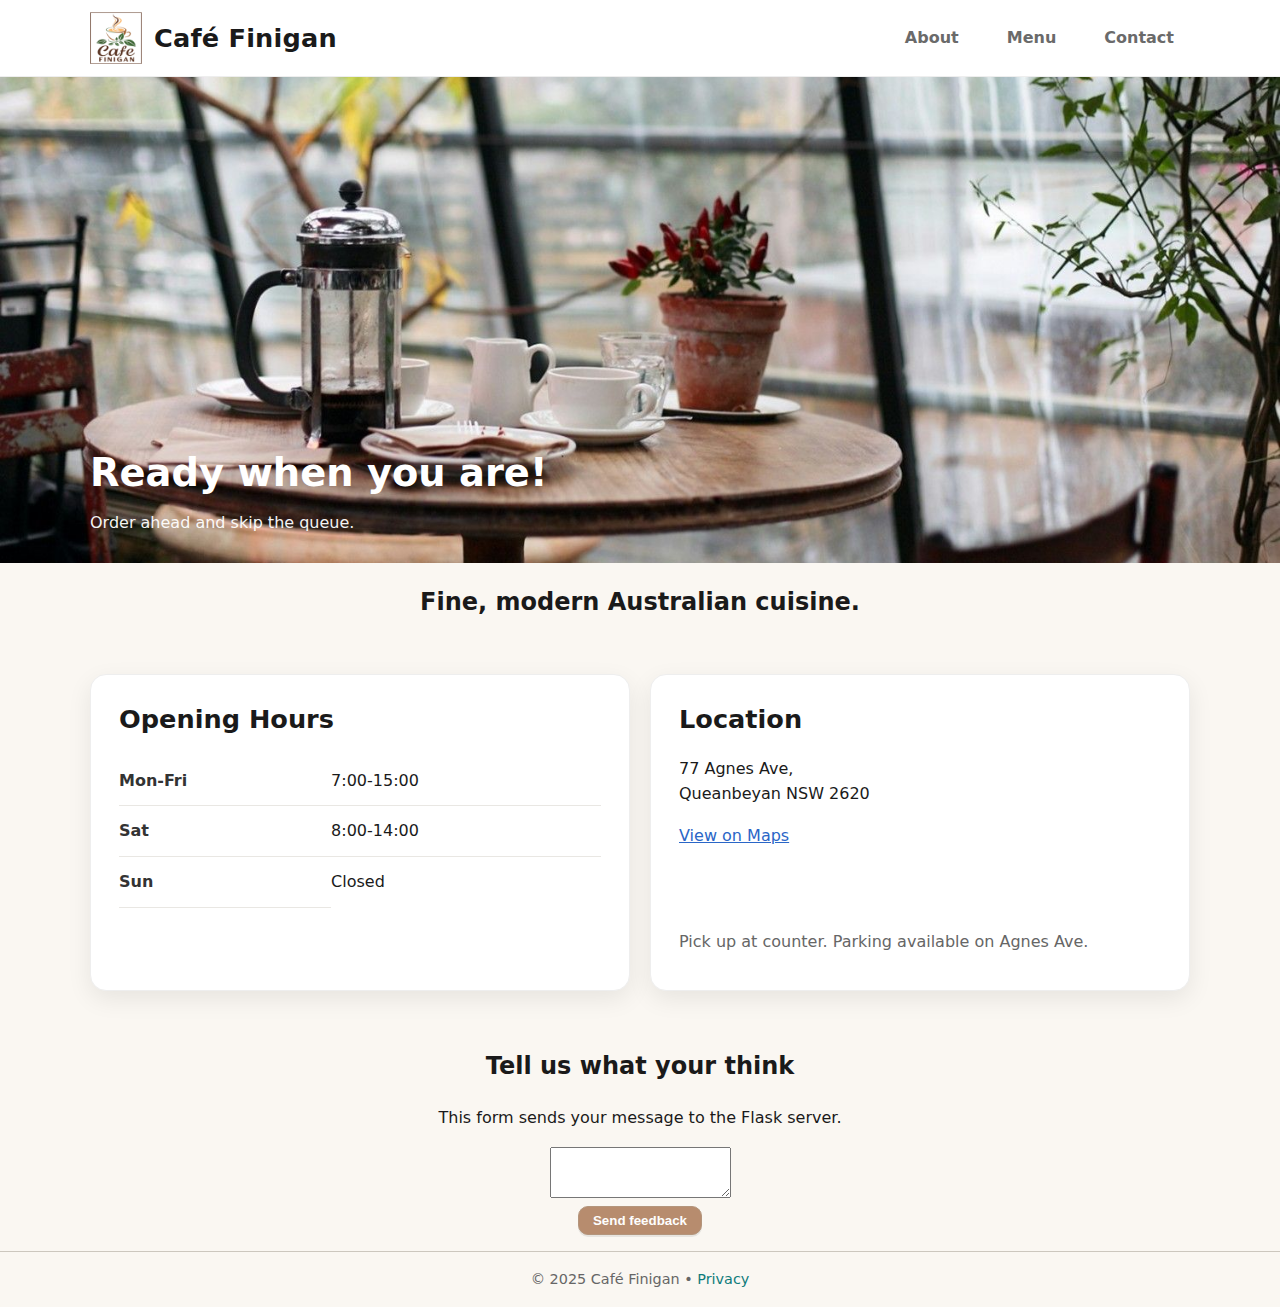
<file: templates/index.html>
<!DOCTYPE html>
<html lang="en">
<head>
    <meta charset="UTF-8">
    <meta name="viewport" content="width=device-width, initial-scale=1.0">
    <link rel="stylesheet" href="../static/style.css">
    <title>Café Finigan - Pre-order Lunch Online</title>
    <meta name="description" content="order food and drinks from Café Finigan in advance. Browse the menu and pick up your order at your chosen time">
    <meta name="keywords" content="cafê, food, school lunch, pre-order, Café Finigan">
    <meta name="author" content="Henry Adamson">
    <link rel="icon" href="../static/images/logo.png" type="image/png">
</head>
<body>
    <!-- ----------- Header and Navigation ----------- -->
    <header class="site-header">
        <div class="container header-inner">

            <!-- -------- Brand Selection (Logo and Name) --------- -->
             <div class="brand">
                <img src="../static/images/logo.png" alt="Café Finigan Logo" class="logo">
                <span class="brand-name">Café Finigan</span>
             </div>

            <!-- -------- Navigation Menu) --------- -->
             <nav aria-label="Primary">
                <ul class="nav-list">
                    <li><a href="#">About</a></li>
                    <li><a href="menu.html">Menu</a></li>
                    <li><a href="#">Contact</a></li>
                </ul>
             </nav>
        </div>
    </header>
    <!-- ----------- Hero Section ----------- -->
    <section class="hero">
        <img src="../static/images/hero.jpg" alt="Café table with coffee and plants">
        <div class="hero-overlay container">
            <h1>Ready when you are!</h1>
            <p class="lead">Order ahead and skip the queue.</p>
        </div>
    </section>
    <!-- ----------- Tagline Section ----------- -->
    <section class="tagline">
       <div class="container">
           <h2>Fine, modern Australian cuisine.</h2>
       </div>
    </section>

    <!-- ----------- Main Content: Containers & Cards ----------- -->
    <main class="container">
        <section class="cards grid">
            <article class="card">
                <h2>Opening Hours</h2>
                <table class="hours">
                    <tr><th>Mon-Fri</th><td>7:00-15:00</td></tr>
                    <tr><th>Sat</th><td>8:00-14:00</td></tr>
                    <tr><th>Sun</th><td>Closed</td></tr>
                </table>
            </article>

            <article class="card">
                <h2>Location</h2>
                <p>77 Agnes Ave,<br>Queanbeyan NSW 2620</p>
                <p><a href="https://maps.app.goo.gl/scVkD8QmyMTWA83HA" target="_blank" rel="noopener">View on Maps</a></p>
                <p class="note">Pick up at counter. Parking available on Agnes Ave.</p>
            </article>
        </section>
    </main>

    <!-- ----------- Adding feedback ----------- -->
     <section class="container" style="text-align: center; margin-top: 1.5rem;">
        <h2>Tell us what your think</h2>
        <p class="note">This form sends your message to the Flask server.</p>

        <form id="feedback-form" style="max-width: 400px; margin: 0 auto;">
            <textarea name="feedback" id="feedback-message" rows="3" required></textarea><br>
            <button type="submit" class="add-btn">Send feedback</button>
        </form>

        <p id="feedback-response" class="note" style="margin-top: 0.5rem;"></p>
     </section>
    <!-- ----------- Footer Section ----------- -->
    <footer class="site-footer">
        <div class="container">
            © 2025 Café Finigan • <a href="#">Privacy</a>
        </div>
    </footer>
</body>
</html>
</file>
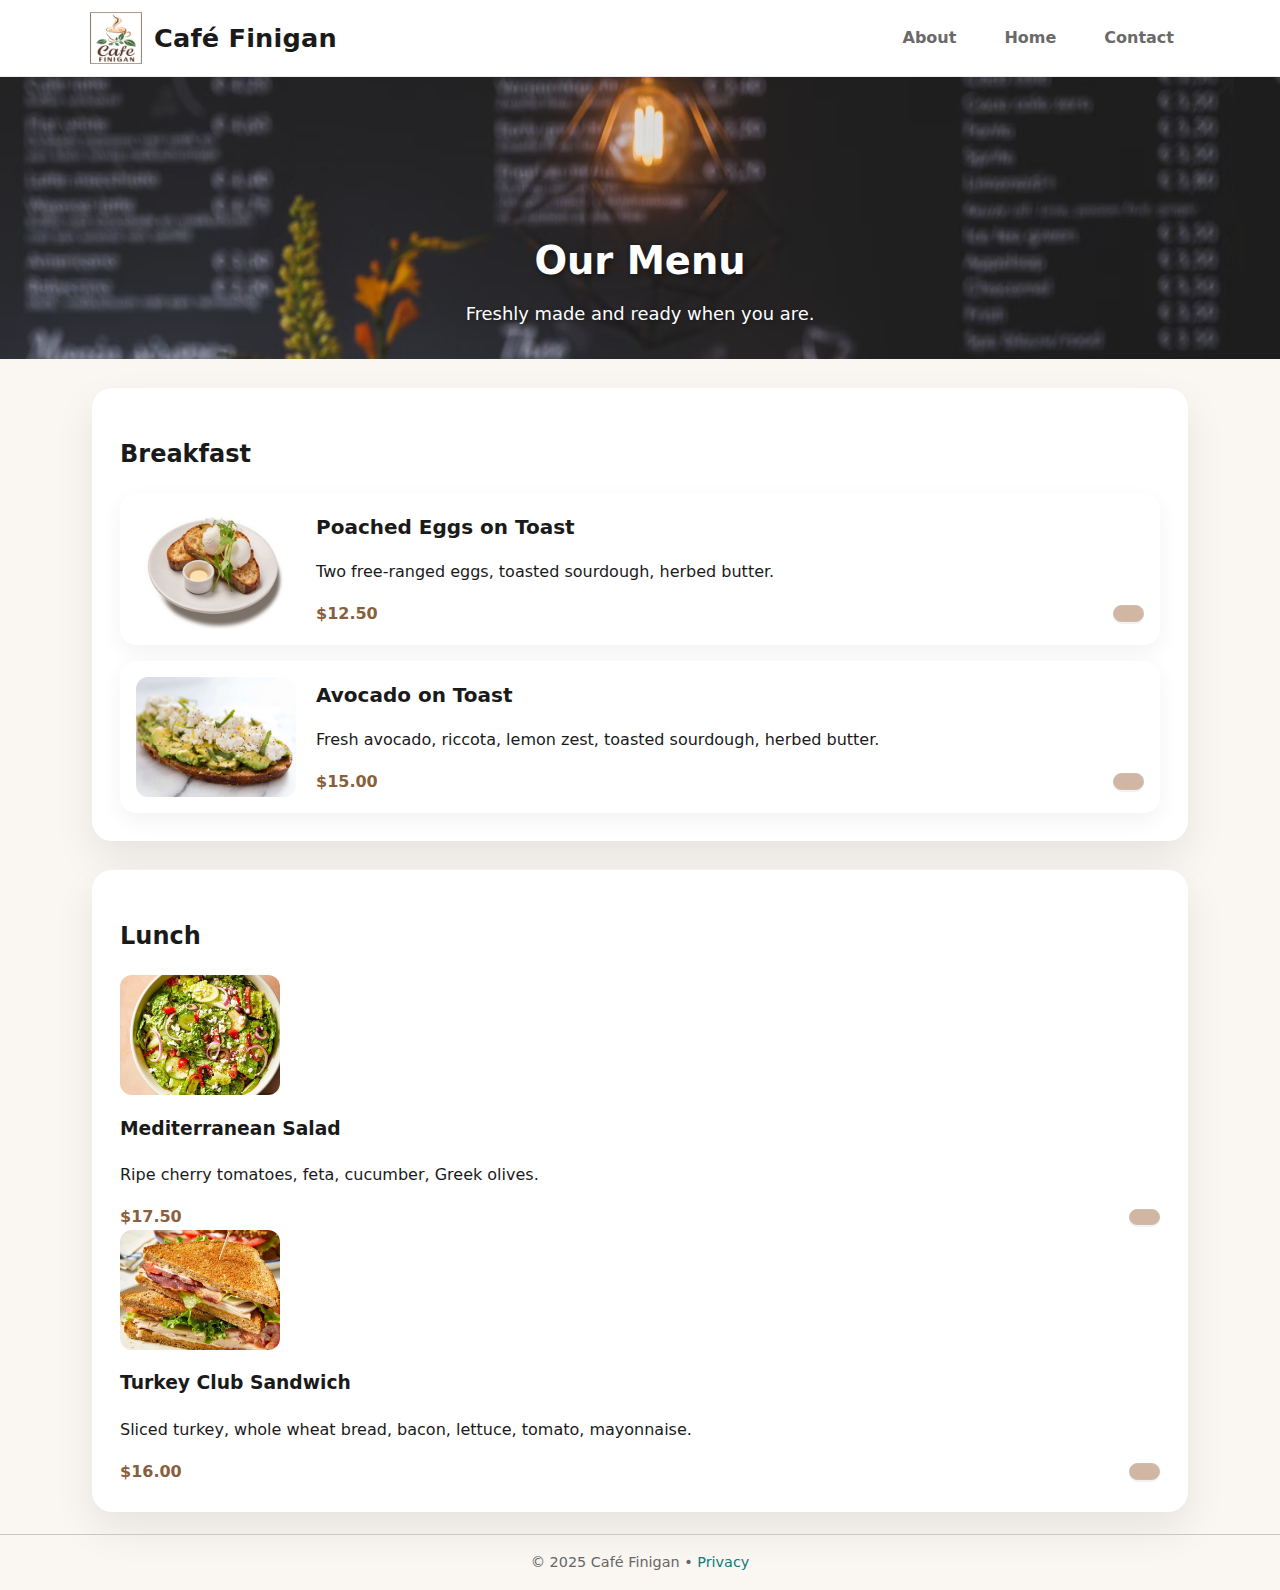
<file: templates/menu.html>
<!DOCTYPE html>
<html lang="en">
<head>
    <meta charset="UTF-8">
    <meta name="viewport" content="width=device-width, initial-scale=1.0">
    <link rel="stylesheet" href="../static/style.css">
    <title>Café Finigan - Menu</title>
    <meta name="description" content="Browse the Café Finigan breakfast, lunch, and drinks menu. Add items to your pre-order and collect them at your chosen time.">
    <meta name="keywords" content="Cafe Finigan menu, menu, breakfast, lunch, drinks, pre-order">
    <meta name="author" content="Henry Adamson, Finigan">
    <link rel="icon" href="../static/images/logo.png" type="image/png">
</head>
<body>
    <!-- ----------- Header and Navigation ----------- -->
    <header class="site-header">
        <div class="container header-inner">

            <!-- -------- Brand Selection (Logo and Name) --------- -->
             <div class="brand">
                <img src="../static/images/logo.png" alt="Café Finigan Logo" class="logo">
                <span class="brand-name">Café Finigan</span>
             </div>

            <!-- -------- Navigation Menu) --------- -->
             <nav aria-label="Primary">
                <ul class="nav-list">
                    <li><a href="#">About</a></li>
                    <li><a href="index.html">Home</a></li>
                    <li><a href="#">Contact</a></li>
                </ul>
             </nav>
        </div>
    </header>

    <!-- ---------- Menu Banner ---------- -->
    <section class="menu-banner">
        <img src="../static/images/menu-banner.jpg" alt="Café Finigan Menu artwork">

        <div class="banner-text container">
            <h1>Our Menu</h1>
            <p class="lead">Freshly made and ready when you are.</p>
        </div>
    </section>

    <!-- ---------- Menu Card Section ---------- -->
    <section class="menu-section" id="breakfast">
        <div class="container">

            <!-- Menu card holds the Breakfast items -->
            <div class="menu-card">
                <h2>Breakfast</h2>

                <!------------ One menu item ------------>
                <article class="menu-item">
                    <div class="menu-thumb">
                        <img src="../static/images/eggs.jpg" alt="Poached Eggs on Toast">
                    </div>

                    <div class="menu-info">
                        <h3>Poached Eggs on Toast</h3>
                        <p class="desc">Two free-ranged eggs, toasted sourdough, herbed butter.</p>

                        <!-- Price and Add button on the same line -->
                        <div class="menu-actions">
                            <span class="price">$12.50</span>
                            <button class="add-btn" disabled></button>
                        </div>
                    </div>
                </article>

                <!------------ Another menu item ------------>
                <article class="menu-item">
                    <div class="menu-thumb">
                        <img src="../static/images/avocadoToast.jpg" alt="Avocado on Toast">
                    </div>

                    <div class="menu-info">
                        <h3>Avocado on Toast</h3>
                        <p class="desc">Fresh avocado, riccota, lemon zest, toasted sourdough, herbed butter.</p>

                        <!-- Price and Add button on the same line -->
                        <div class="menu-actions">
                            <span class="price">$15.00</span>
                            <button class="add-btn" disabled></button>
                        </div>
                    </div>
                </article>
            
            </div>
        </div>
    <section class="menu-section" id="lunch">
        <div class="container">

            <div class="menu-card">
                <h2>Lunch</h2>
                <!------------ One menu item ------------>
                <article class="menu-class">
                    <div class="menu-thumb">
                        <img src="../static/images/mediterraneanSalad.jpg" alt="Mediterranean-styled Salad">
                    </div>

                    <div class="menu-info">
                        <h3>Mediterranean Salad</h3>
                        <p class="desc">Ripe cherry tomatoes, feta, cucumber, Greek olives. </p>

                        <!-- Price and Add button on the same line -->
                         <div class="menu-actions">
                            <span class="price">$17.50</span>
                            <button class="add-btn" disabled></button>
                         </div>
                    </div>
                </article>

                <!------------ Another menu item ------------>
                <article class="menu-class">
                    <div class="menu-thumb">
                        <img src="../static/images/turkeyClubSandwich.jpg" alt="Turkey Club Sandwich">
                    </div>

                    <div class="menu-info">
                        <h3>Turkey Club Sandwich</h3>
                        <p class="desc">Sliced turkey, whole wheat bread, bacon, lettuce, tomato, mayonnaise.</p>

                        <!-- Price and Add button on the same line -->
                         <div class="menu-actions">
                            <span class="price">$16.00</span>
                            <button class="add-btn" disabled></button>
                         </div>
                    </div>
                </article>
            </div>
        </div>
    </section>
    </section>

    <!-- ----------- Footer Section ----------- -->
    <footer class="site-footer">
        <div class="container">
            © 2025 Café Finigan • <a href="#">Privacy</a>
        </div>
    </footer>
</body>
</html>
</file>
<file: static/style.css>
/* =====================================================

   HOME PAGE STYLES

   ===================================================== */

/* ---------- Base Styles and Colours ---------- */
:root {
--brand: #0e7c7b; /* teal brand accent */
--accent: #c18b73; /* coffee tone */
--bg: #faf7f2; /* soft cream background */
--ink: #1a1a1a; /* main text colour */
}

body {
    margin: 0;
    font-family: system-ui, sans-serif;
    background: var(--bg);
    color: var(--ink);
    line-height: 1.6;
}

img { max-width: 100%; display: block;}
a { color: var(--brand); text-decoration: none; transition: color 0.2s ease;}
a:hover {text-decoration: underline;}

.container {width: min(1100px, 92%); margin-inline: auto;}

/* Remove default list spacing (helps with nav layout) */
ul {margin: 0; padding: 0;}

/* ---------- Header and Navigation ---------- */
.site-header {
    background: #fff;
    border-bottom: 1px solid #eee;
}

.header-inner {
    display: flex;
    align-items: center;
    justify-content: space-between;
    gap: 1rem;
    padding: .75rem 0;
}

.brand {
    display: flex;
    align-items: center;
    gap: .75rem;
    cursor: default;
}

.logo { height: 52px; width: auto;}

.brand-name {
    font-weight: 800;
    color: var(--ink); /* dark text */
    font-size: clamp(1.1rem, 2.6vw, 1.6rem); /* responsive size */
    letter-spacing: .2px;
}

/* Navigation list */
.nav-list {
    list-style: none;
    display: flex;
    gap: 1rem;
    margin: 0;
    padding: 0;
}

/* Plain links with light-coffee hover pill */
.nav-list a {
    display: inline-block;
    padding: .5rem 1rem;
    border-radius: 999px;
    background: transparent;
    color: #6a6a6a;
    text-decoration: none;
    font-weight: 600;
    transition: background .18s ease, color .18s ease;
} 

.nav-list a:hover {
    background: #ecdccf; /* light coffee */
    color: var(--ink);
    text-decoration: none; /* remove underline on hover */
}

/* ---------- Hero Section ---------- */
/* Full-width hero image with text overlay */
.hero {
    position: relative;
    isolation: isolate; /* keeps overlay layers separate */
}

.hero img {
    display: block;
    width: 100%;
    height: clamp(240px, 38vw, 520px);
    object-fit: cover; /* fills & crops image without distortion */
}

/* Text box positioned over the image */
.hero-overlay {
    position: absolute;
    inset: 0;
    display: flex;
    flex-direction: column;
    align-items: flex-start; /* left-align text */
    justify-content: flex-end; /* anchor text at bottom */
    gap: 6px;
    padding: clamp(12px, 4vw, 28px);
    color: #fff; /* white text for contrast */
}

/* Adds a subtle gradient layer across the entire hero image */
.hero::before {
    content: "";
    position: absolute;
    inset: 0; /* covers the entire hero area */
    background: linear-gradient(
        rgba(0, 0, 0, 0.10) 0%, /* lighter at the top */
        rgba(0, 0, 0, 0.20) 40%, /* gentle midtone fade */
        rgba(0, 0, 0, 0.36) 100%, /* slightly darker at the bottom for contrast */
    );
    pointer-events: none; /* allows clicks to pass through */
    z-index: 0; /* sits behind the text but above the image */
}

/* Ensures the text overlay sits above the new gradient layer */
.hero-overlay {
    z-index: 1;
}

.hero-overlay h1 {
    margin: 0;
    font-size: clamp(1.6rem, 3.4vw, 2.4rem);
}

.hero-overlay .lead {
    margin: 0;
    opacity: 0.95;
}

/* ---------- Tagline Section ---------- */
/* Centered tagline beneath the hero image */
.tagline h2 {
    margin: clamp(12px, 2.5vw, 20px) 0;
    font-size: 600;
    text-align: center;
}

/* ---------- Cards Section (Grid) ---------- */
.cards { padding: 2rem 0; }

/* 2 columns on wide screens, stacks automatically on small screens */
.grid {
    display: grid;
    gap: 1.25rem;
    grid-template-columns: repeat(auto-fit, minmax(320px, 1fr));
}

.card {
    background: #fff;
    border: 1px solid #eee;
    border-radius: 16px;
    box-shadow: 0 8px 24px rgba(0, 0, 0, 0.08);
    padding: 1.25rem clamp(1rem, 3vw, 1.75rem);
}

/* card headings match the reference weight/size */
.card h2 { margin: .25rem 0 1rem 0; font-size: 1.6rem; font-weight: 800;}

/* Hours table styling (lines between rows, tidy columns) */
.hours { width: 100%; border-collapse: collapse;}
.hours th, .hours td {
    border-bottom: 1px solid #e9e7e3;
    padding: 12px 0;
    text-align: left;
}
.hours th { width: 44%; white-space: nowrap; font-weight: 700; color: #333;}
.hours td:last-child th, .hours tr:last-child td { border-bottom: 0;}

/* link + small note text inside cards */
.card a { color: #2a66c7; text-decoration: underline;}
.card .note { color: #666; margin-top: 5rem;}

/* ---------- Footer Section ---------- */
.site-footer {
    border-top: 1px solid #ccc7be; /* slightly darker neutral border */
    color: #666;
    text-align: center;
    font-size: 0.9rem;
    padding: 1rem 0;
    margin-top: 1rem;
}

.site-footer a {
    color: var(--brand);
    text-decoration: none;
    font-weight: 500;
}

.site-footer a:hover { text-decoration: underline; }

/* ---------- Responsive Adjustments ---------- */

/* Tablets and small laptops */
@media (max-width: 900px) {
    .header-inner {flex-wrap: wrap; gap: .5rem; }
    .tagline h2 { margin: 12px 0; }
    /* Grid from Step 5 already auto-stacks via auto-fit/minmax */
}

/* Phones */
@media (max-width: 520px) {
    .brand .logo { height: 30px; }
    .brand-name { font-size: clamp(1rem, 5vw, 1.25rem); }
    .nav-list { gap: .5rem; }

    /* Hero tweaks: comfortable height + padding on small screens */
    .hero img { height: clamp(220px, 52vw, 360px); }
    .hero-overlay { padding: 16px;}
}

/* =====================================================
   MENU PAGE STYLES
   ===================================================== */

/* ---------- Menu Banner ---------- */
.menu-banner img { 
    width: 100%;
    height: clamp(180px, 22vw, 360px); /* thin on phones, not too deep on desktops */
    object-fit: cover; /* fills area without distortion */
    object-position: center 45%; /* centers focus */
    display: block;
}

/* ---------- Banner Text (no overlay background) ---------- */
.menu-banner {
    position: relative;
    text-align: center;
    color: #fff;
}
.banner-text {
    position: absolute;
    top: 75%; /* text 75% from top of banner*/
    left: 50%; /* text centred on page*/
    transform: translate(-50%, -50%);
}
.banner-text h1 {
    font-size: clamp(1.8rem, 3vw, 2.6rem);
    margin: 0;
    text-shadow: 2px 2px 6px rgba(0, 0, 0, 0.4);
}
.banner-text .lead {
    font-size: clamp(1rem, 1.4vw, 1.3rem);
    margin-top: 0.5rem;
    text-shadow: 1px 1px 4px rgba(0, 0, 0, 0.3);
}

/* ---------- Menu Section Spacing ---------- */
.menu-section { margin-top: clamp(16px, 3vw, 28px); } /* space between banner and card */

/* ---------- Centred Menu Card ---------- */
.menu-card {
    max-width: 1040px; /* controls overall card width */
    margin: clamp(12px, 2.5vw, 22px) auto;
    background: #fff;
    border-radius: 20px;
    padding: clamp(16px, 3vw, 28px);
    box-shadow: 
    0 18px 40px rgba(0, 0, 0, 0.08),
    0 1px 0 rgba(0, 0, 0, 0.05) inset; /* soft lifted effect */
}

/* ---------- Menu Headings ---------- */
.menu-item {
    display: flex;
    gap: clamp(12px, 2vw, 20px);
    align-items: center;
    padding: clamp(10px, 2vw, 16px);
    border-radius: 16px;
    background: #fff;
    box-shadow: 0 8px 22px rgba(0, 0, 0, 0.05);
    transition: transform 0.25s ease;
}
/* Space between multiple items */
.menu-item + .menu-item { margin-top: clamp(10px, 2vw, 16px); }

/* ---------- Menu Image ---------- */
.menu-thumb {
    width: 160px;
    height: 120px;
    border-radius: 12px;
    overflow: hidden;
    background: #f3f2ef;
    flex: 0 0 160px;
}
.menu-thumb img {
    width: 100%;
    height: 100%;
    object-fit: cover;
    display: block;
}

/* ---------- Menu Text ---------- */
.menu-info { flex: 1 1 auto; }
.menu-item h3 {
    margin: 0 0 16px 0;
    font-size: clamp(1.05rem, 1.8vw, 1.25rem);
}
.menu-info desc {
    margin: 0 0 8px 0;
    color: #5a5a5a;
}

/* ---------- Price and Add Button ---------- */
.menu-actions {
    display: flex;
    justify-content: space-between; /* price left, button right */
    align-items: center;
    gap: 0.75rem;
}
.price {
    font-weight: 700;
    color: #8a5f3e;
}

/* ---------- Add Button Styling ---------- */
.add-btn {
    border: 1px solid #b09076;
    background: #b48767;
    color: #fff;
    padding: 0.45rem 0.9rem;
    border-radius: 10px;
    font-weight: 600;
    line-height: 1;
    cursor: pointer;
    opacity: 95%;
    box-shadow: 0 2px 0 rgba(0, 0, 0, 0.08);
    transition: opacity 0.2s ease;
}
.add-btn[disabled] {
    cursor: not-allowed;
    opacity: 0.6; /* optional: make disabled look faded */
}
.add-btn:hover { opacity: 1; }

/* ---------- Responsive Layout ---------- */
@media (max-width: 720px) {
    .menu-item {
        flex-direction: column;
        align-items: stretch;
    }
    .menu-thumb {
        width: 100%;
        height: 200px;
        flex-basis: 200px;
    }
    .menu-actions { margin-top: 6px;}
}

/* ---------- Image Zoom on Hover ---------- */
/* Adds a smooth zoom effect when the user hovers over a menu image */
.menu-thumb img { transition: transform 0.25s ease; /* controls speed and smoothness */ }
.menu-thumb:hover img { transform: scale(1.06); /* enlarges image slightly on hover */ }
</file>
